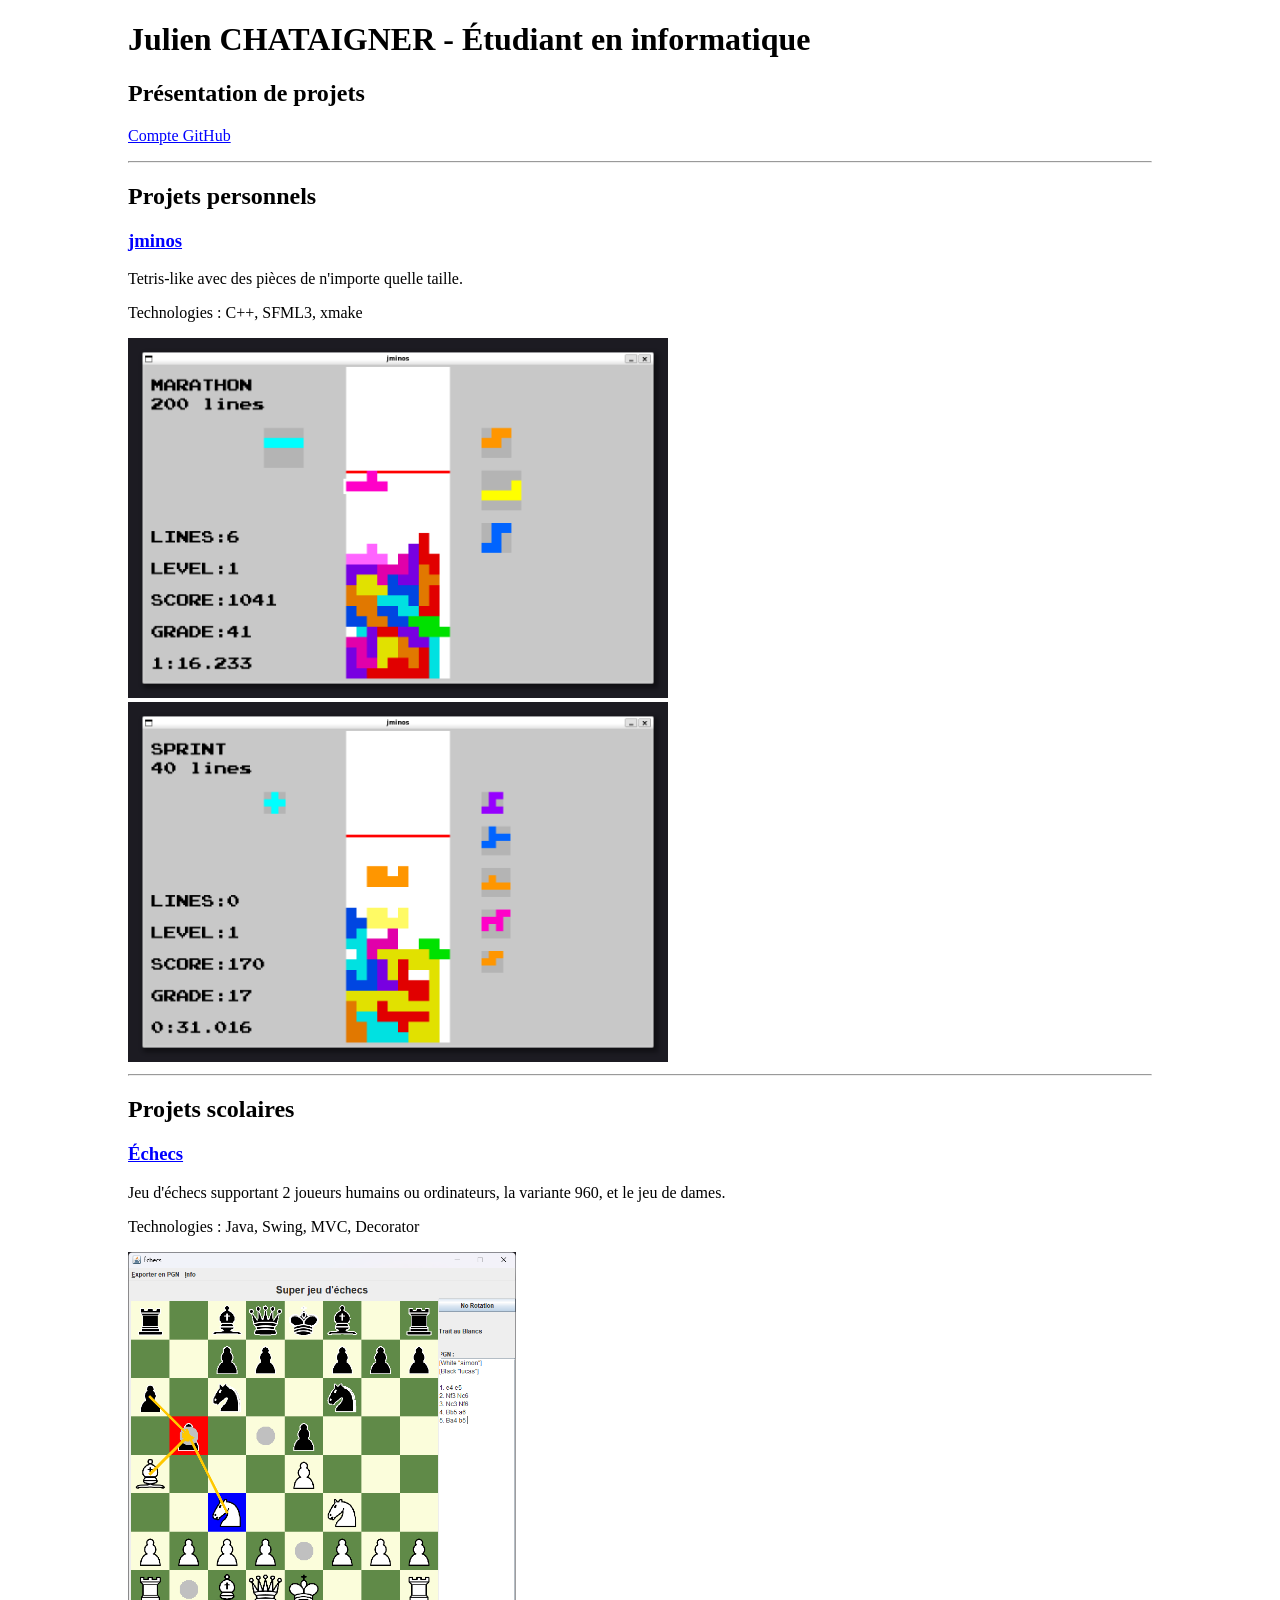
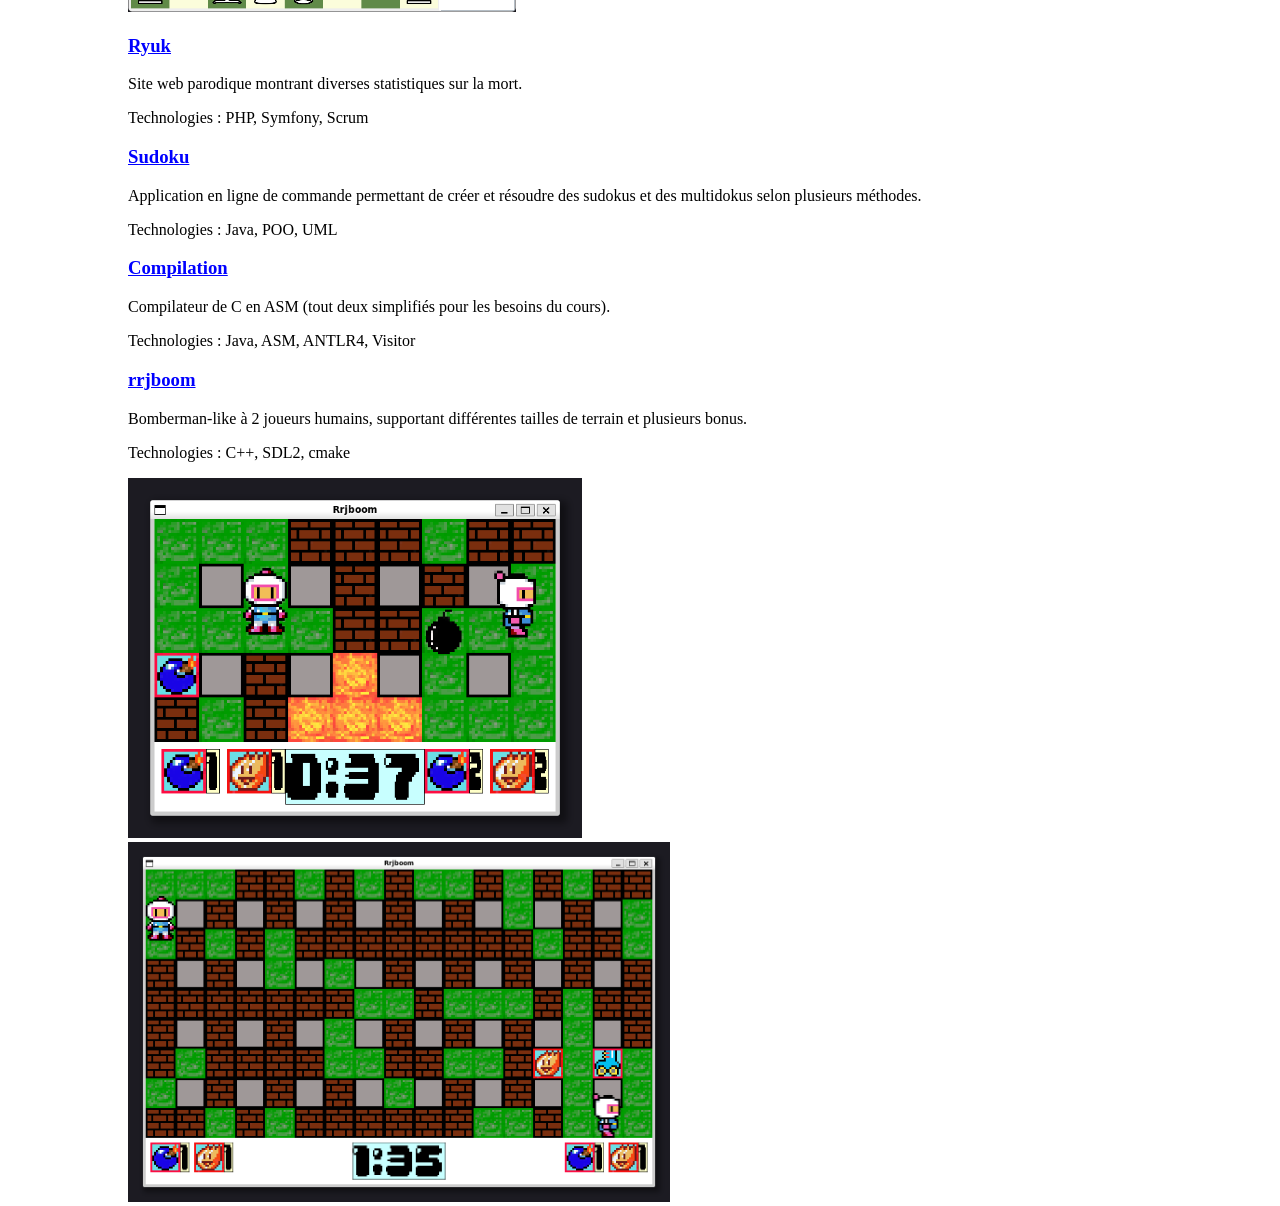
<file: CV/index.html>
<!DOCTYPE html>
<html lang="fr">
    <head>
        <meta charset="utf-8">
        <title>Projets</title>
        <style>
            body {width: 80%; margin: auto;}
            img {height: 40vh; margin-right: 5%;}
            a {color: blue;}
            a:hover {color: blueviolet;}
        </style>
    </head>
    <body>
        <h1>Julien CHATAIGNER - Étudiant en informatique</h1>
        <h2>Présentation de projets</h2>
        <p><a href="https://github.com/zulianc" target="_blank">Compte GitHub</a></p>

        <hr>
        <h2>Projets personnels</h2>

        <h3><a href="https://git.ale-pri.com/TetrisNerd/jminos" target="_blank">jminos</a></h3>
        <p>Tetris-like avec des pièces de n'importe quelle taille.</p>
        <p>Technologies : C++, SFML3, xmake</p>
        <img src="img/jminos1.png"><img src="img/jminos2.png">

        <hr>
        <h2>Projets scolaires</h2>

        <h3><a href="https://github.com/zulianc/S6-Projet_Echec" target="_blank">Échecs</a></h3>
        <p>Jeu d'échecs supportant 2 joueurs humains ou ordinateurs, la variante 960, et le jeu de dames.</p>
        <p>Technologies : Java, Swing, MVC, Decorator</p>
        <img src="img/chess.png">

        <h3><a href="https://github.com/RyukPolytech/Ryuk" target="_blank">Ryuk</a></h3>
        <p>Site web parodique montrant diverses statistiques sur la mort.</p>
        <p>Technologies : PHP, Symfony, Scrum</p>

        <h3><a href="https://github.com/zulianc/S5-sudoku" target="_blank">Sudoku</a></h3>
        <p>Application en ligne de commande permettant de créer et résoudre des sudokus et des multidokus selon plusieurs méthodes.</p>
        <p>Technologies : Java, POO, UML</p>

        <h3><a href="https://github.com/VirisOnGithub/compilation" target="_blank">Compilation</a></h3>
        <p>Compilateur de C en ASM (tout deux simplifiés pour les besoins du cours).</p>
        <p>Technologies : Java, ASM, ANTLR4, Visitor</p>

        <h3><a href="https://github.com/rayylb/rrjboom" target="_blank">rrjboom</a></h3>
        <p>Bomberman-like à 2 joueurs humains, supportant différentes tailles de terrain et plusieurs bonus.</p>
        <p>Technologies : C++, SDL2, cmake</p>
        <img src="img/rrjboom1.png"><img src="img/rrjboom2.png">
    </body>
</html>
</file>
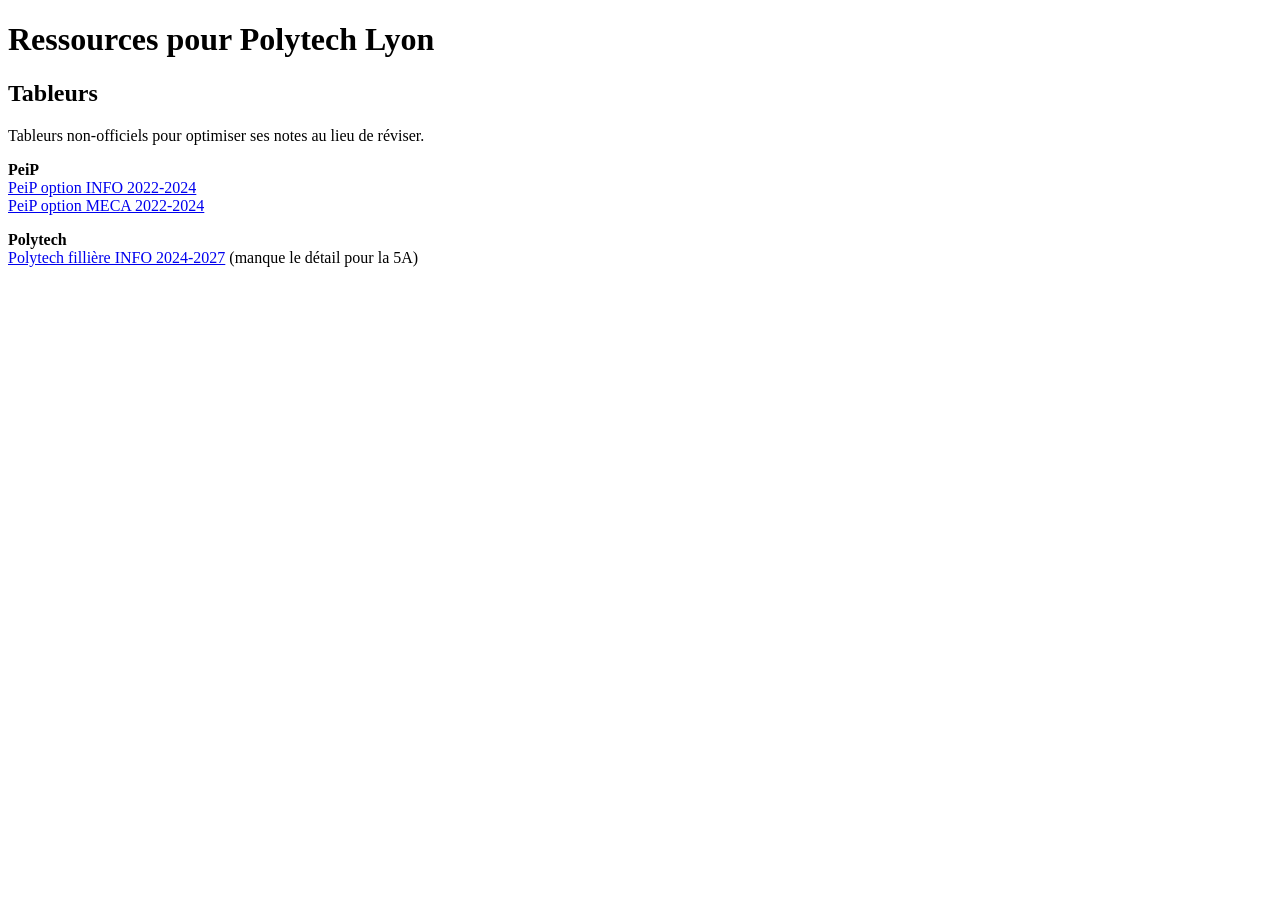
<file: polytech/index.html>
<!DOCTYPE html>
<html lang="fr">
    <head>
        <meta charset="utf-8">
        <title>Polytech</title>
    </head>
    <body>
        <h1>Ressources pour Polytech Lyon</h1>

        <h2>Tableurs</h2>
        <p>Tableurs non-officiels pour optimiser ses notes au lieu de réviser.</p>

        <p>
            <b>PeiP</b>
            <br><a href="Saint_Tableur_Info_2022_2024.xlsx" download>PeiP option INFO 2022-2024</a>
            <br><a href="Saint_Tableur_Meca_2022_2024.xlsx" download>PeiP option MECA 2022-2024</a>
        </p>

        <p>
            <b>Polytech</b>
            <br><a href="StTableur_Polytech_Lyon_Info.xlsx" download>Polytech fillière INFO 2024-2027</a> (manque le détail pour la 5A)
        </p>
    </body>
</html>
</file>
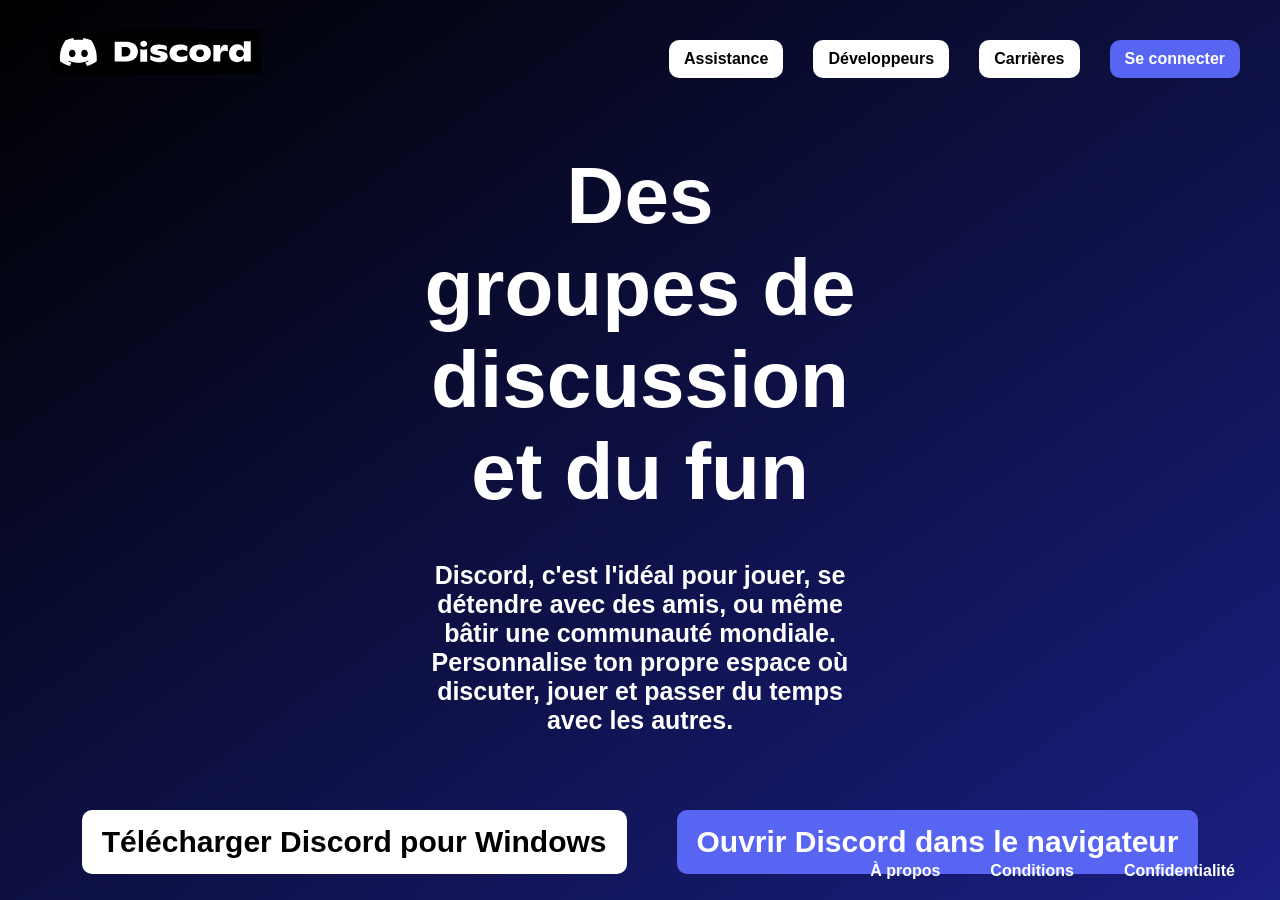
<file: site_greenIT/index.html>
<!DOCTYPE html>
<html lang="en">
    <head>
        <meta charset="utf-8">
        <title>Discord - Acceuil</title>
        <link rel="icon" href="img/favicon.png" />
        <link href="style.css" rel="stylesheet" />
    </head>
    <body class="home">
        <header>
            <a href="index.html" class="left invert">
                <img src="img/discord_logo.svg">
            </a>
            <a class="button right purple" href="https://discord.com/login">Se connecter</a>
            <a class="button center" href="https://discord.com/careers">Carrières</a>
            <a class="button center" href="https://discord.com/developers">Développeurs</a>
            <a class="button center" href="https://support.discord.com">Assistance</a>
        </header>
        <div class="main">
            <div class="text">
                <h1>Des groupes de discussion et du fun</h1>
                <br><p>Discord, c'est l'idéal pour jouer, se détendre avec des amis, ou même bâtir une communauté mondiale. Personnalise ton propre espace où discuter, jouer et passer du temps avec les autres.</p>
            </div>
            <div class="click">
                <a class="button big" href="discord-x64.exe" download>Télécharger Discord pour Windows</a>
                <a class="button purple big" href="https://discord.com/login">Ouvrir Discord dans le navigateur</a>
            </div>
        </div>
        <footer>
            <a class="center" href="privacy.html">Confidentialité</a>
            <a class="center" href="terms.html">Conditions</a>
            <a class="center" href="about.html">À propos</a>
        </footer>
    </body>
</html>
</file>
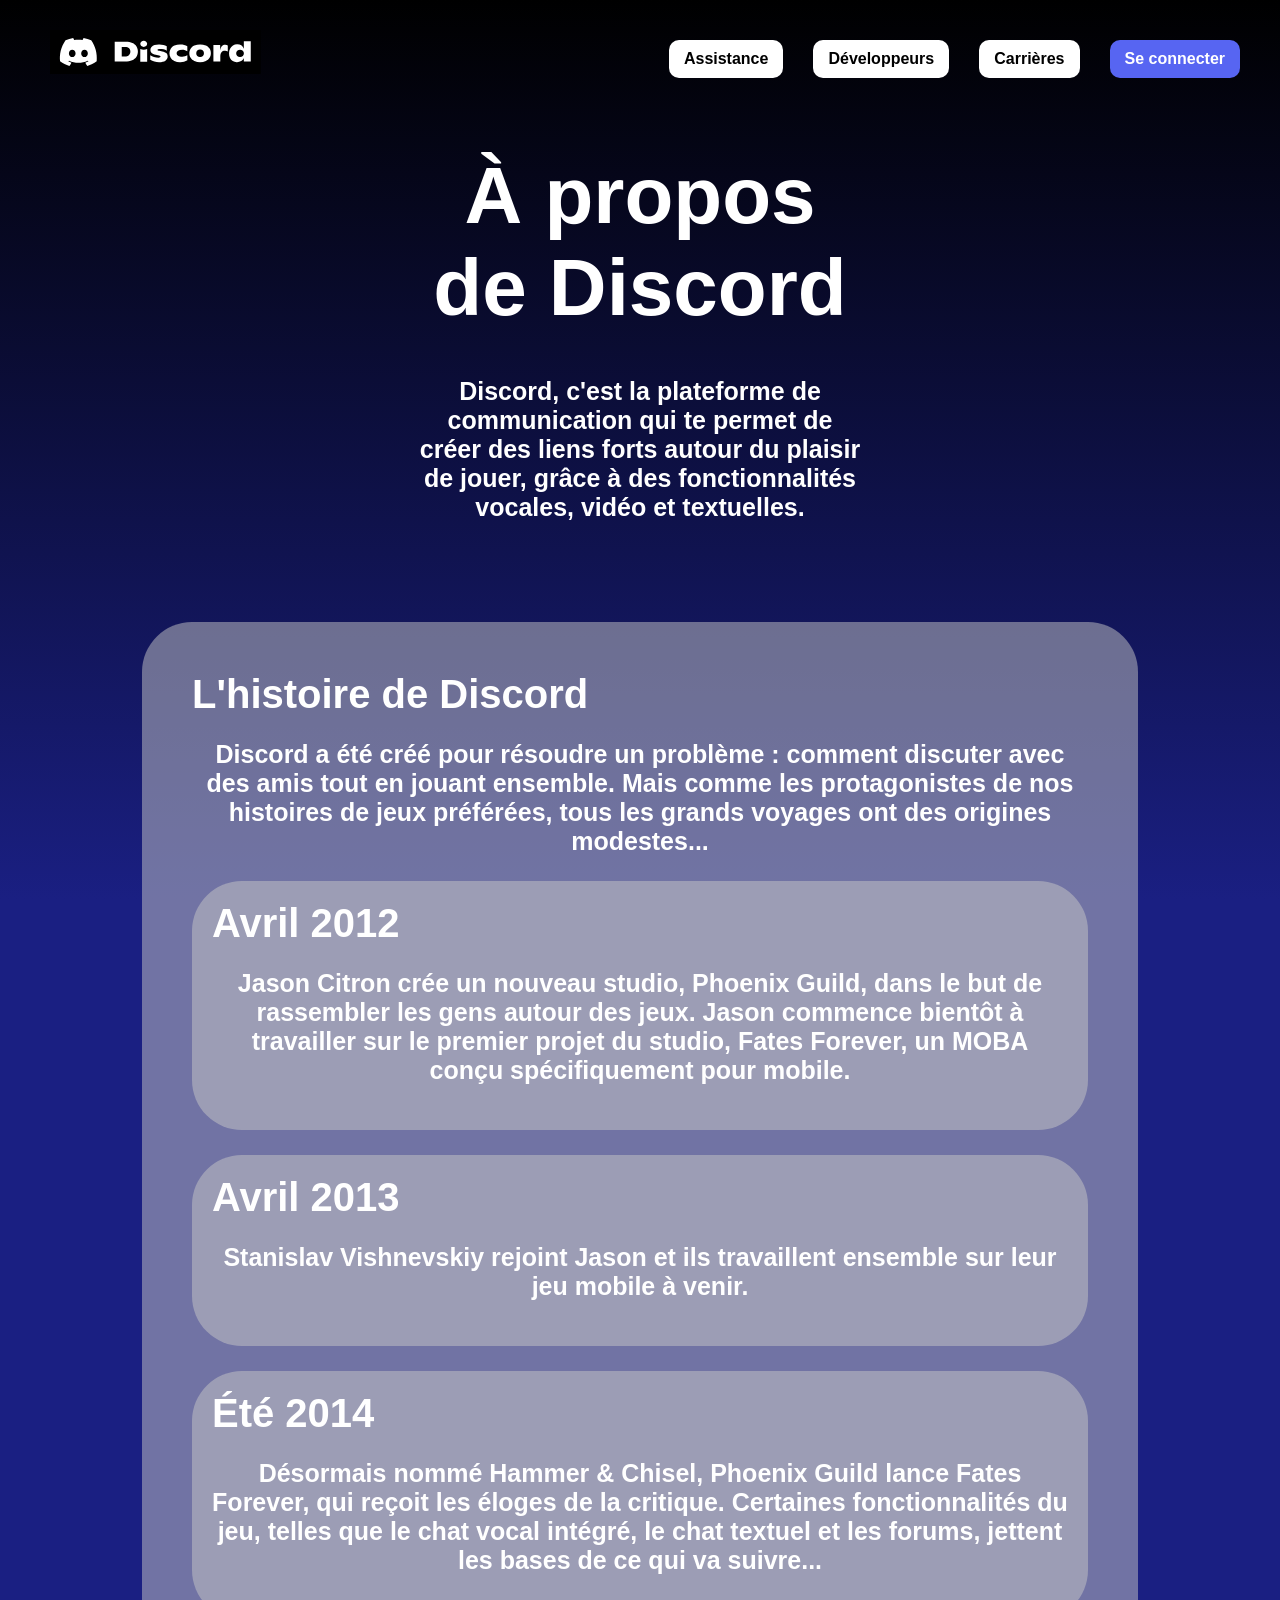
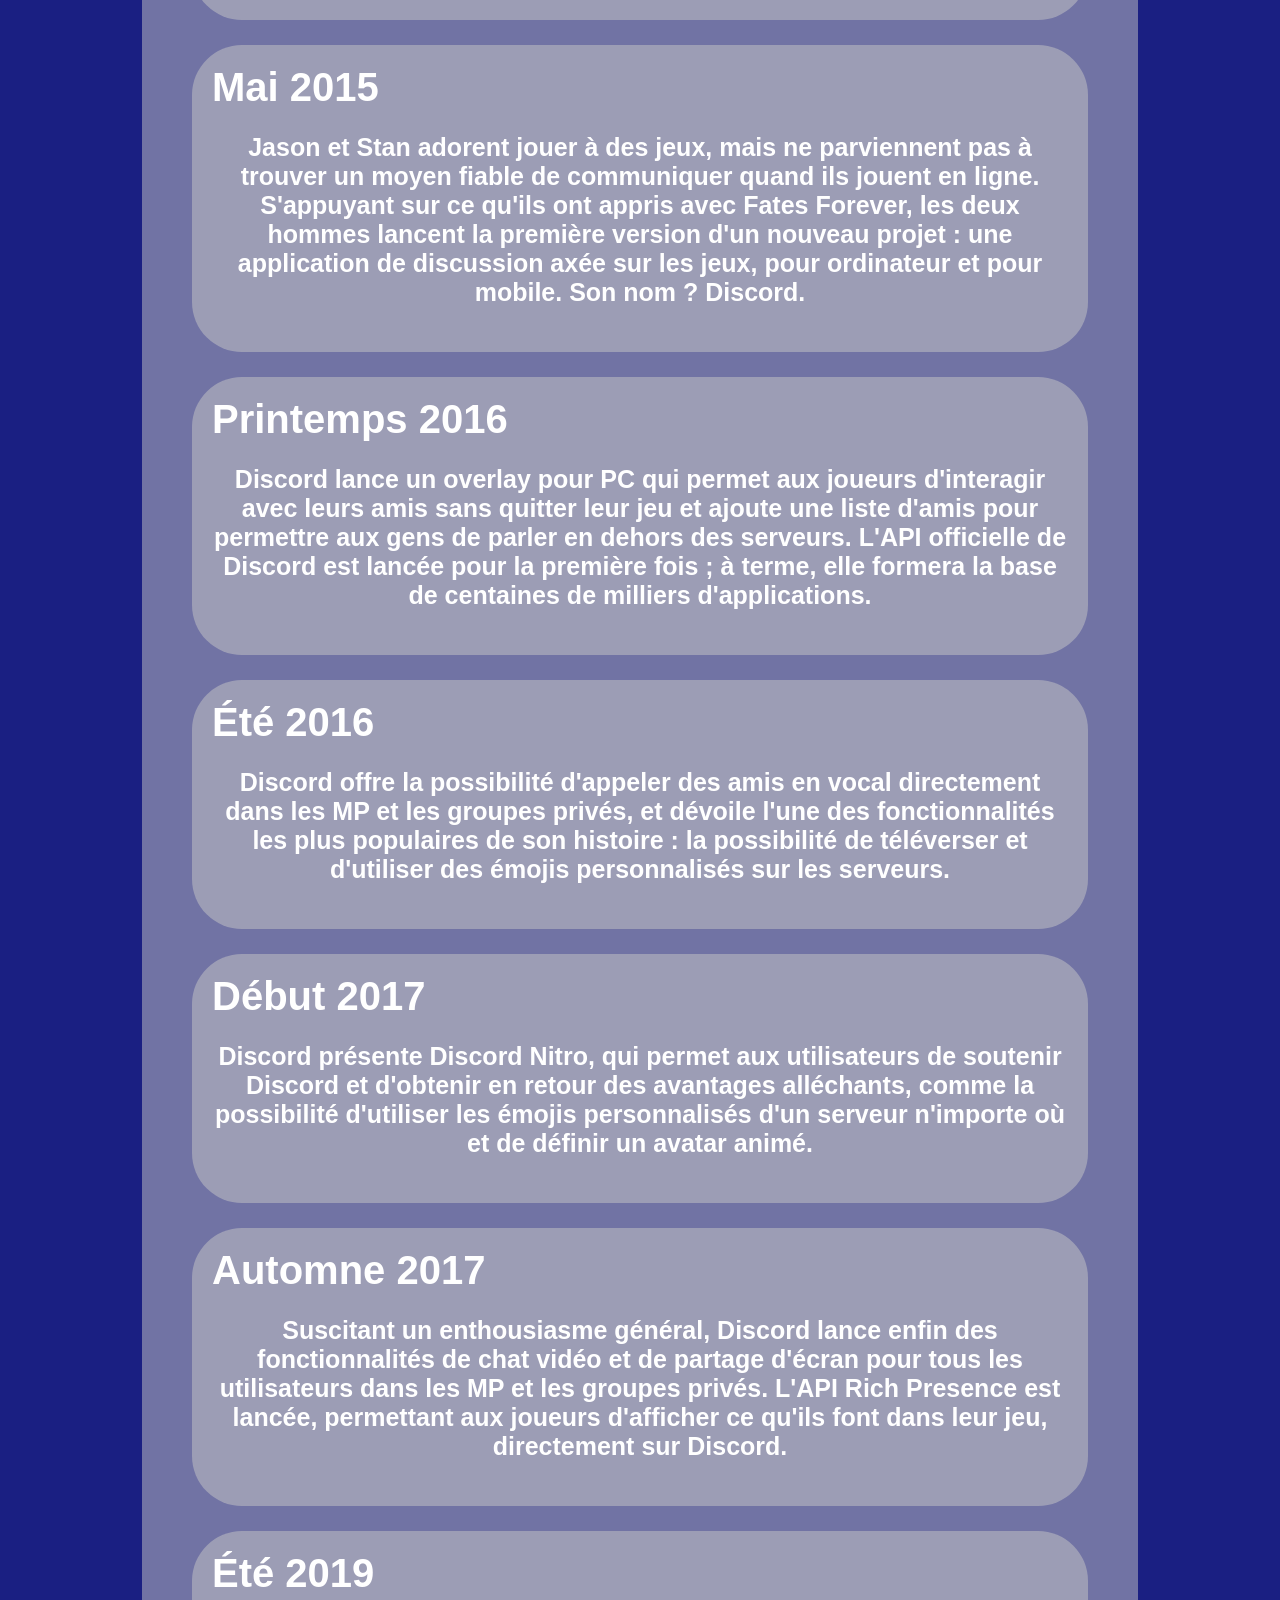
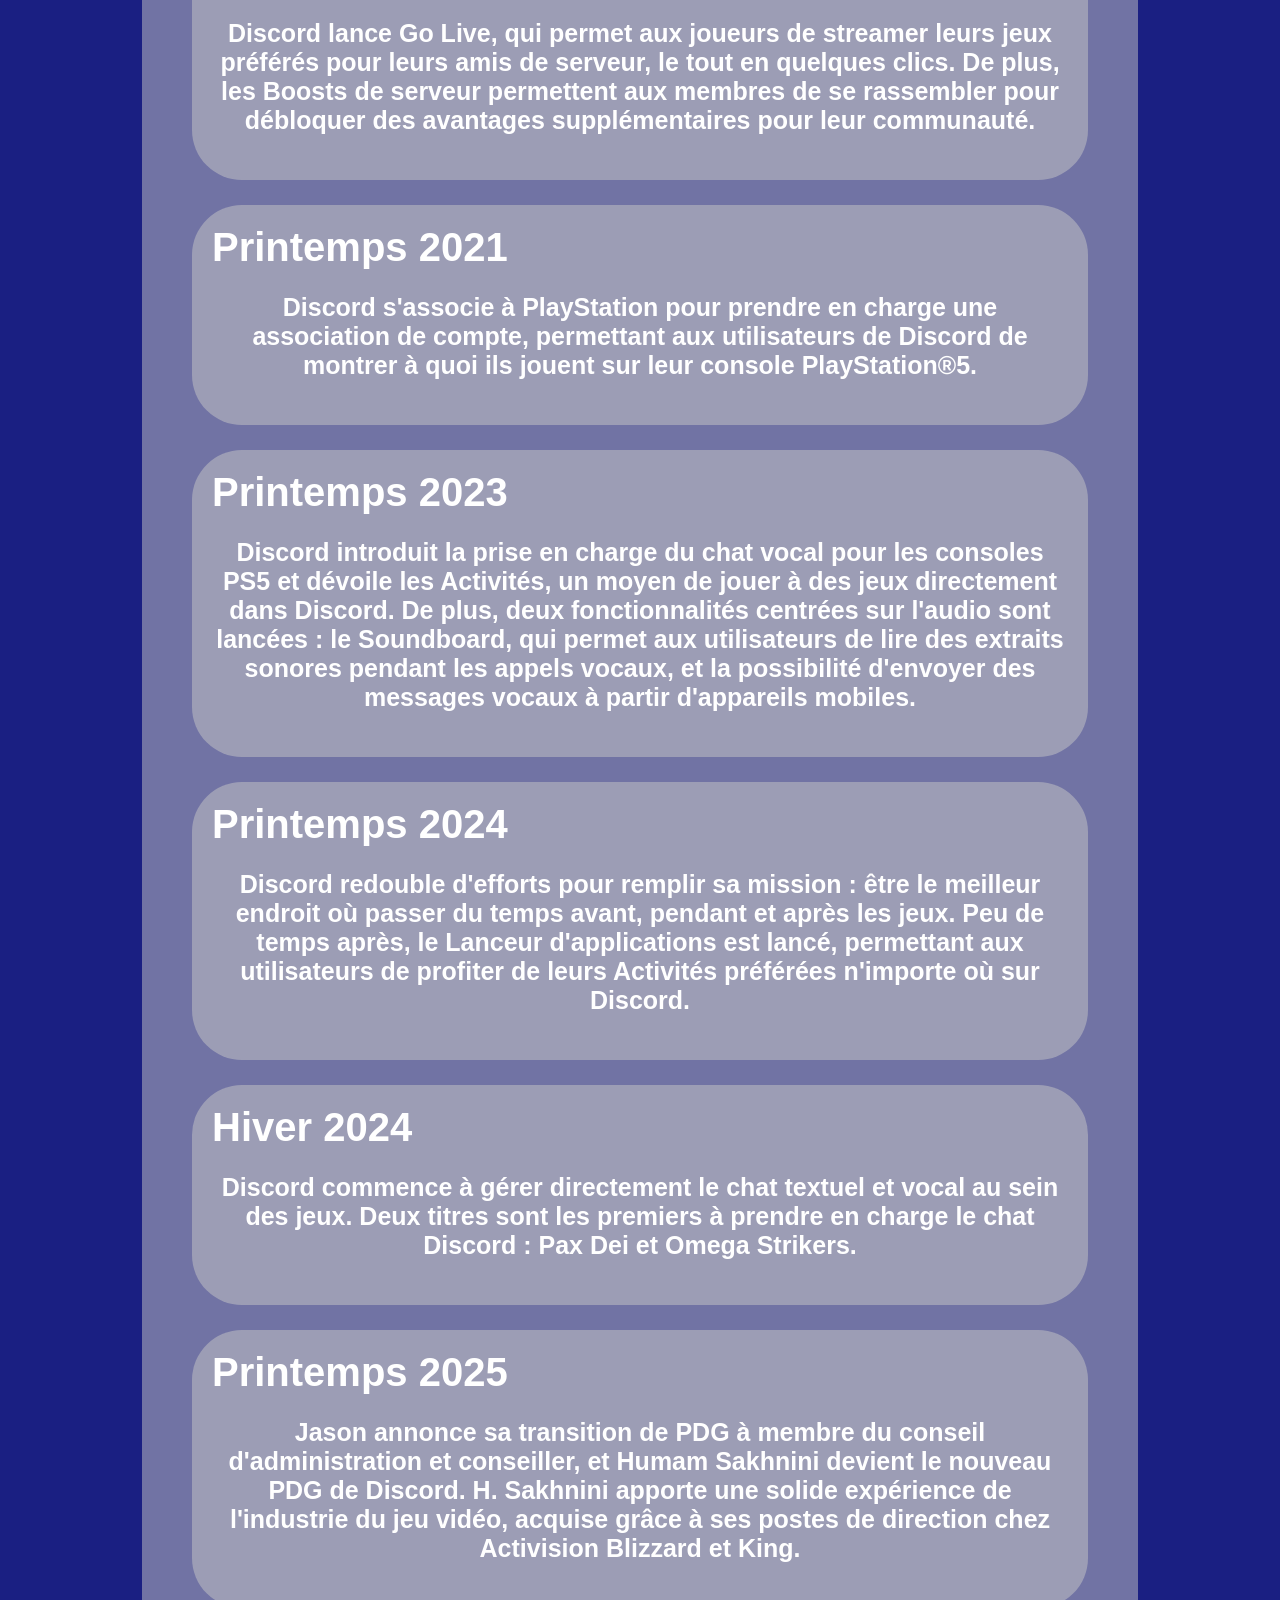
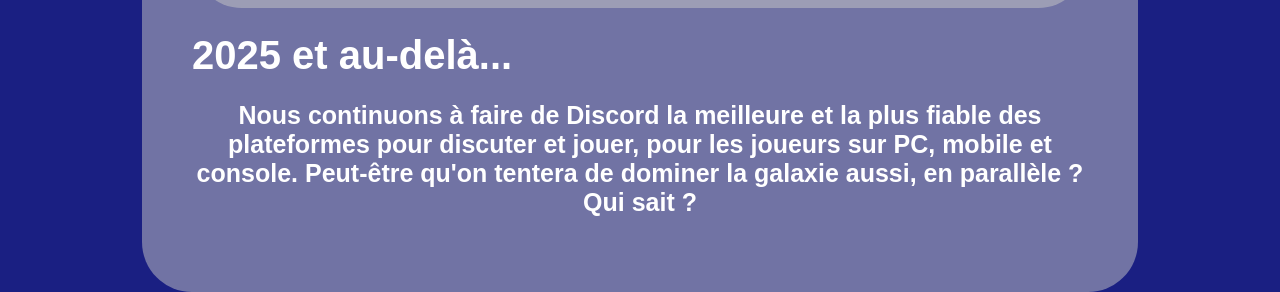
<file: site_greenIT/about.html>
<!DOCTYPE html>
<html lang="en">
    <head>
        <meta charset="utf-8">
        <title>Discord - À propos</title>
        <link rel="icon" href="img/favicon.png" />
        <link href="style.css" rel="stylesheet" />
    </head>
    <body class="infos">
        <header>
            <a href="index.html" class="left invert">
                <img src="img/discord_logo.svg">
            </a>
            <a class="button right purple" href="https://discord.com/login">Se connecter</a>
            <a class="button center" href="https://discord.com/careers">Carrières</a>
            <a class="button center" href="https://discord.com/developers">Développeurs</a>
            <a class="button center" href="https://support.discord.com">Assistance</a>
        </header>
        <div class="main">
            <div class="text">
                <h1>À propos de Discord</h1>
                <br><p>Discord, c'est la plateforme de communication qui te permet de créer des liens forts autour du plaisir de jouer, grâce à des fonctionnalités vocales, vidéo et textuelles.</p>
            </div>
            <div class="large box">
                <h2>L'histoire de Discord</h2>
                <br><p>Discord a été créé pour résoudre un problème : comment discuter avec des amis tout en jouant ensemble. Mais comme les protagonistes de nos histoires de jeux préférées, tous les grands voyages ont des origines modestes...</p>
                <div class="box inside">
                    <h2>Avril 2012</h2>
                    <br><p>Jason Citron crée un nouveau studio, Phoenix Guild, dans le but de rassembler les gens autour des jeux. Jason commence bientôt à travailler sur le premier projet du studio, Fates Forever, un MOBA conçu spécifiquement pour mobile.</p>
                </div>
                <div class="box inside">
                    <h2>Avril 2013</h2>
                    <br><p>Stanislav Vishnevskiy rejoint Jason et ils travaillent ensemble sur leur jeu mobile à venir.</p>
                </div>
                <div class="box inside">
                    <h2>Été 2014</h2>
                    <br><p>Désormais nommé Hammer & Chisel, Phoenix Guild lance Fates Forever, qui reçoit les éloges de la critique. Certaines fonctionnalités du jeu, telles que le chat vocal intégré, le chat textuel et les forums, jettent les bases de ce qui va suivre...</p>
                </div>
                <div class="box inside">
                    <h2>Mai 2015</h2>
                    <br><p>Jason et Stan adorent jouer à des jeux, mais ne parviennent pas à trouver un moyen fiable de communiquer quand ils jouent en ligne. S'appuyant sur ce qu'ils ont appris avec Fates Forever, les deux hommes lancent la première version d'un nouveau projet : une application de discussion axée sur les jeux, pour ordinateur et pour mobile. Son nom ? Discord.</p>
                </div>
                <div class="box inside">
                    <h2>Printemps 2016</h2>
                    <br><p>Discord lance un overlay pour PC qui permet aux joueurs d'interagir avec leurs amis sans quitter leur jeu et ajoute une liste d'amis pour permettre aux gens de parler en dehors des serveurs. L'API officielle de Discord est lancée pour la première fois ; à terme, elle formera la base de centaines de milliers d'applications.</p>
                </div>
                <div class="box inside">
                    <h2>Été 2016</h2>
                    <br><p>Discord offre la possibilité d'appeler des amis en vocal directement dans les MP et les groupes privés, et dévoile l'une des fonctionnalités les plus populaires de son histoire : la possibilité de téléverser et d'utiliser des émojis personnalisés sur les serveurs. </p>
                </div>
                <div class="box inside">
                    <h2>Début 2017</h2>
                    <br><p>Discord présente Discord Nitro, qui permet aux utilisateurs de soutenir Discord et d'obtenir en retour des avantages alléchants, comme la possibilité d'utiliser les émojis personnalisés d'un serveur n'importe où et de définir un avatar animé.</p>
                </div>
                <div class="box inside">
                    <h2>Automne 2017</h2>
                    <br><p>Suscitant un enthousiasme général, Discord lance enfin des fonctionnalités de chat vidéo et de partage d'écran pour tous les utilisateurs dans les MP et les groupes privés. L'API Rich Presence est lancée, permettant aux joueurs d'afficher ce qu'ils font dans leur jeu, directement sur Discord.</p>
                </div>
                <div class="box inside">
                    <h2>Été 2019</h2>
                    <br><p>Discord lance Go Live, qui permet aux joueurs de streamer leurs jeux préférés pour leurs amis de serveur, le tout en quelques clics. De plus, les Boosts de serveur permettent aux membres de se rassembler pour débloquer des avantages supplémentaires pour leur communauté.</p>
                </div>
                <div class="box inside">
                    <h2>Printemps 2021</h2>
                    <br><p>Discord s'associe à PlayStation pour prendre en charge une association de compte, permettant aux utilisateurs de Discord de montrer à quoi ils jouent sur leur console PlayStation®5.</p>
                </div>
                <div class="box inside">
                    <h2>Printemps 2023</h2>
                    <br><p>Discord introduit la prise en charge du chat vocal pour les consoles PS5 et dévoile les Activités, un moyen de jouer à des jeux directement dans Discord. De plus, deux fonctionnalités centrées sur l'audio sont lancées : le Soundboard, qui permet aux utilisateurs de lire des extraits sonores pendant les appels vocaux, et la possibilité d'envoyer des messages vocaux à partir d'appareils mobiles.</p>
                </div>
                <div class="box inside">
                    <h2>Printemps 2024</h2>
                    <br><p>Discord redouble d'efforts pour remplir sa mission : être le meilleur endroit où passer du temps avant, pendant et après les jeux. Peu de temps après, le Lanceur d'applications est lancé, permettant aux utilisateurs de profiter de leurs Activités préférées n'importe où sur Discord.</p>
                </div>
                <div class="box inside">
                    <h2>Hiver 2024</h2>
                    <br><p>Discord commence à gérer directement le chat textuel et vocal au sein des jeux. Deux titres sont les premiers à prendre en charge le chat Discord : Pax Dei et Omega Strikers.</p>
                </div>
                <div class="box inside">
                    <h2>Printemps 2025</h2>
                    <br><p>Jason annonce sa transition de PDG à membre du conseil d'administration et conseiller, et Humam Sakhnini devient le nouveau PDG de Discord. H. Sakhnini apporte une solide expérience de l'industrie du jeu vidéo, acquise grâce à ses postes de direction chez Activision Blizzard et King.</p>
                </div>
                <h2>2025 et au-delà...</h2>
                <br><p>Nous continuons à faire de Discord la meilleure et la plus fiable des plateformes pour discuter et jouer, pour les joueurs sur PC, mobile et console. Peut-être qu'on tentera de dominer la galaxie aussi, en parallèle ? Qui sait ?</p>
            </div>
        </div>
    </body>
</html>
</file>
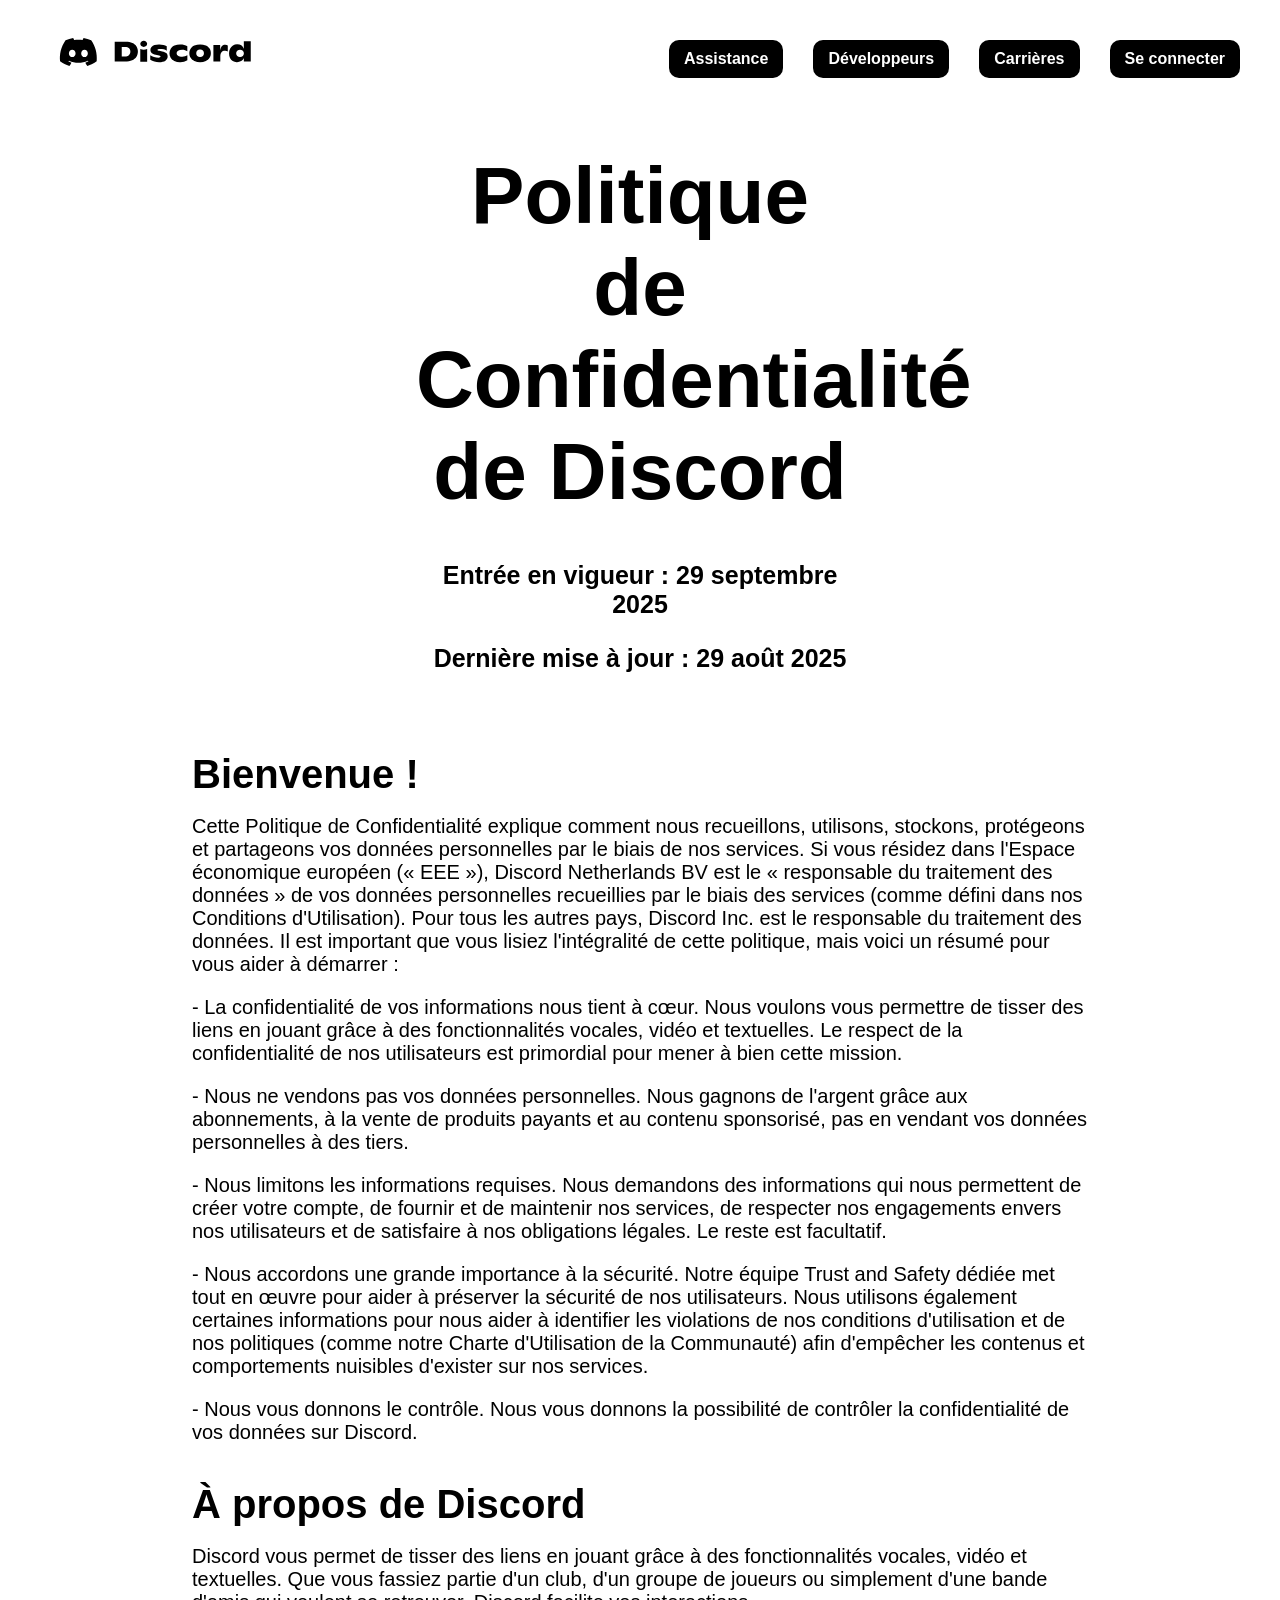
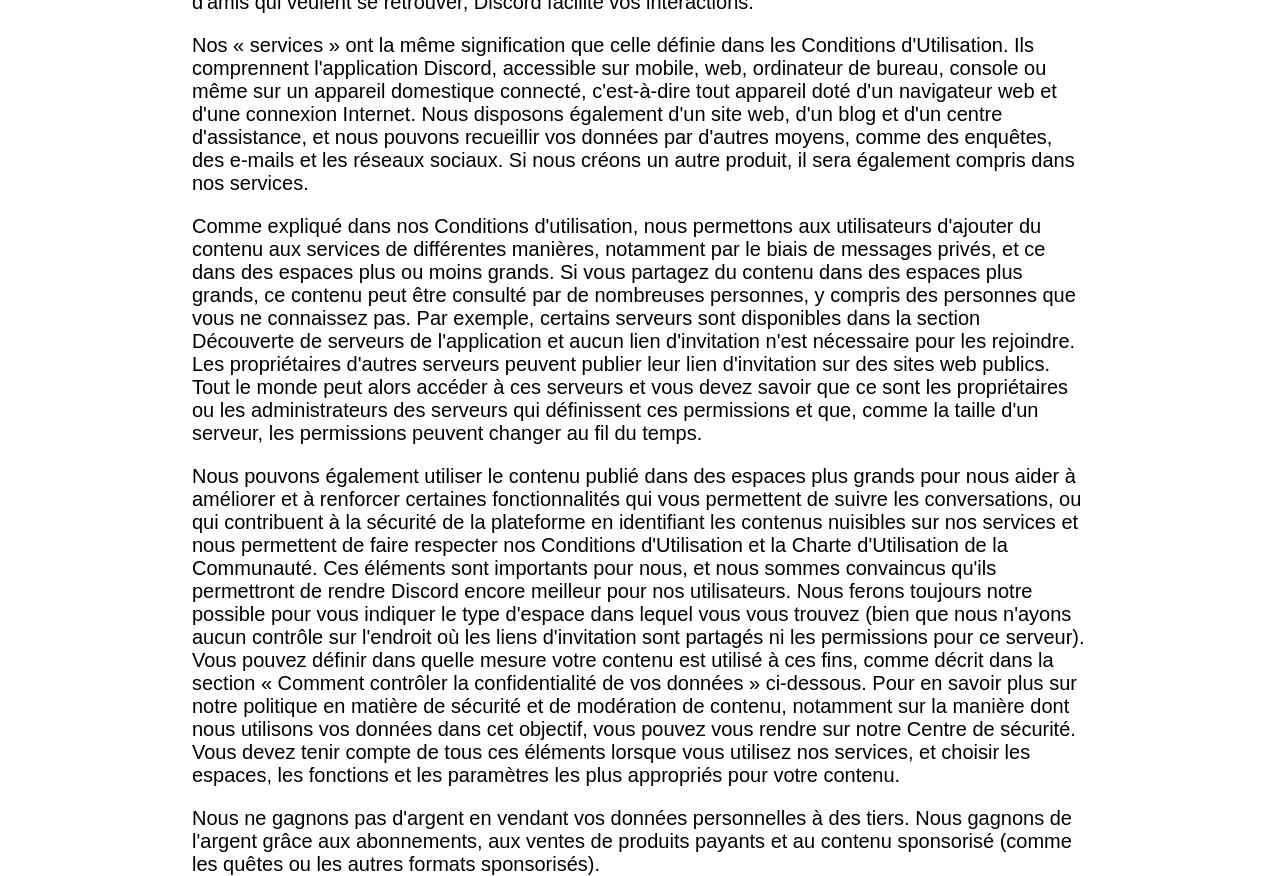
<file: site_greenIT/privacy.html>
<!DOCTYPE html>
<html lang="en">
    <head>
        <meta charset="utf-8">
        <title>Discord - Confidentialité</title>
        <link rel="icon" href="img/favicon.png" />
        <link href="style.css" rel="stylesheet" />
    </head>
    <body class="legals">
        <header>
            <a href="index.html" class="left">
                <img src="img/discord_logo.svg">
            </a>
            <a class="button right invert" href="https://discord.com/login">Se connecter</a>
            <a class="button center invert" href="https://discord.com/careers">Carrières</a>
            <a class="button center invert" href="https://discord.com/developers">Développeurs</a>
            <a class="button center invert" href="https://support.discord.com">Assistance</a>
        </header>
        <div class="main">
            <div class="text invert">
                <h1>Politique de Confidentialité de Discord</h1>
                <br><p>Entrée en vigueur : 29 septembre 2025</p>
                <p>Dernière mise à jour : 29 août 2025</p>
            </div>
            <br>
            <br>
            <div class="large invert soft book">
                <br><h2>Bienvenue !</h2>
                <br><p>Cette Politique de Confidentialité explique comment nous recueillons, utilisons, stockons, protégeons et partageons vos données personnelles par le biais de nos services. Si vous résidez dans l'Espace économique européen (« EEE »), Discord Netherlands BV est le « responsable du traitement des données » de vos données personnelles recueillies par le biais des services (comme défini dans nos Conditions d'Utilisation). Pour tous les autres pays, Discord Inc. est le responsable du traitement des données. Il est important que vous lisiez l'intégralité de cette politique, mais voici un résumé pour vous aider à démarrer :</p>
                <p>- La confidentialité de vos informations nous tient à cœur. Nous voulons vous permettre de tisser des liens en jouant grâce à des fonctionnalités vocales, vidéo et textuelles. Le respect de la confidentialité de nos utilisateurs est primordial pour mener à bien cette mission.</p>
                <p>- Nous ne vendons pas vos données personnelles. Nous gagnons de l'argent grâce aux abonnements, à la vente de produits payants et au contenu sponsorisé, pas en vendant vos données personnelles à des tiers.</p>
                <p>- Nous limitons les informations requises. Nous demandons des informations qui nous permettent de créer votre compte, de fournir et de maintenir nos services, de respecter nos engagements envers nos utilisateurs et de satisfaire à nos obligations légales. Le reste est facultatif.</p>
                <p>- Nous accordons une grande importance à la sécurité. Notre équipe Trust and Safety dédiée met tout en œuvre pour aider à préserver la sécurité de nos utilisateurs. Nous utilisons également certaines informations pour nous aider à identifier les violations de nos conditions d'utilisation et de nos politiques (comme notre Charte d'Utilisation de la Communauté) afin d'empêcher les contenus et comportements nuisibles d'exister sur nos services.</p>
                <p>- Nous vous donnons le contrôle. Nous vous donnons la possibilité de contrôler la confidentialité de vos données sur Discord.</p>

                <br><h2>À propos de Discord</h2>
                <br><p>Discord vous permet de tisser des liens en jouant grâce à des fonctionnalités vocales, vidéo et textuelles. Que vous fassiez partie d'un club, d'un groupe de joueurs ou simplement d'une bande d'amis qui veulent se retrouver, Discord facilite vos interactions.</p>
                <p>Nos « services » ont la même signification que celle définie dans les Conditions d'Utilisation. Ils comprennent l'application Discord, accessible sur mobile, web, ordinateur de bureau, console ou même sur un appareil domestique connecté, c'est-à-dire tout appareil doté d'un navigateur web et d'une connexion Internet. Nous disposons également d'un site web, d'un blog et d'un centre d'assistance, et nous pouvons recueillir vos données par d'autres moyens, comme des enquêtes, des e-mails et les réseaux sociaux. Si nous créons un autre produit, il sera également compris dans nos services.</p>
                <p>Comme expliqué dans nos Conditions d'utilisation, nous permettons aux utilisateurs d'ajouter du contenu aux services de différentes manières, notamment par le biais de messages privés, et ce dans des espaces plus ou moins grands. Si vous partagez du contenu dans des espaces plus grands, ce contenu peut être consulté par de nombreuses personnes, y compris des personnes que vous ne connaissez pas. Par exemple, certains serveurs sont disponibles dans la section Découverte de serveurs de l'application et aucun lien d'invitation n'est nécessaire pour les rejoindre. Les propriétaires d'autres serveurs peuvent publier leur lien d'invitation sur des sites web publics. Tout le monde peut alors accéder à ces serveurs et vous devez savoir que ce sont les propriétaires ou les administrateurs des serveurs qui définissent ces permissions et que, comme la taille d'un serveur, les permissions peuvent changer au fil du temps.</p>
                <p>Nous pouvons également utiliser le contenu publié dans des espaces plus grands pour nous aider à améliorer et à renforcer certaines fonctionnalités qui vous permettent de suivre les conversations, ou qui contribuent à la sécurité de la plateforme en identifiant les contenus nuisibles sur nos services et nous permettent de faire respecter nos Conditions d'Utilisation et la Charte d'Utilisation de la Communauté. Ces éléments sont importants pour nous, et nous sommes convaincus qu'ils permettront de rendre Discord encore meilleur pour nos utilisateurs. Nous ferons toujours notre possible pour vous indiquer le type d'espace dans lequel vous vous trouvez (bien que nous n'ayons aucun contrôle sur l'endroit où les liens d'invitation sont partagés ni les permissions pour ce serveur). Vous pouvez définir dans quelle mesure votre contenu est utilisé à ces fins, comme décrit dans la section « Comment contrôler la confidentialité de vos données » ci-dessous. Pour en savoir plus sur notre politique en matière de sécurité et de modération de contenu, notamment sur la manière dont nous utilisons vos données dans cet objectif, vous pouvez vous rendre sur notre Centre de sécurité. Vous devez tenir compte de tous ces éléments lorsque vous utilisez nos services, et choisir les espaces, les fonctions et les paramètres les plus appropriés pour votre contenu.</p>
                <p>Nous ne gagnons pas d'argent en vendant vos données personnelles à des tiers. Nous gagnons de l'argent grâce aux abonnements, aux ventes de produits payants et au contenu sponsorisé (comme les quêtes ou les autres formats sponsorisés).</p>
            </div>
        </div>
    </body>
</html>
</file>
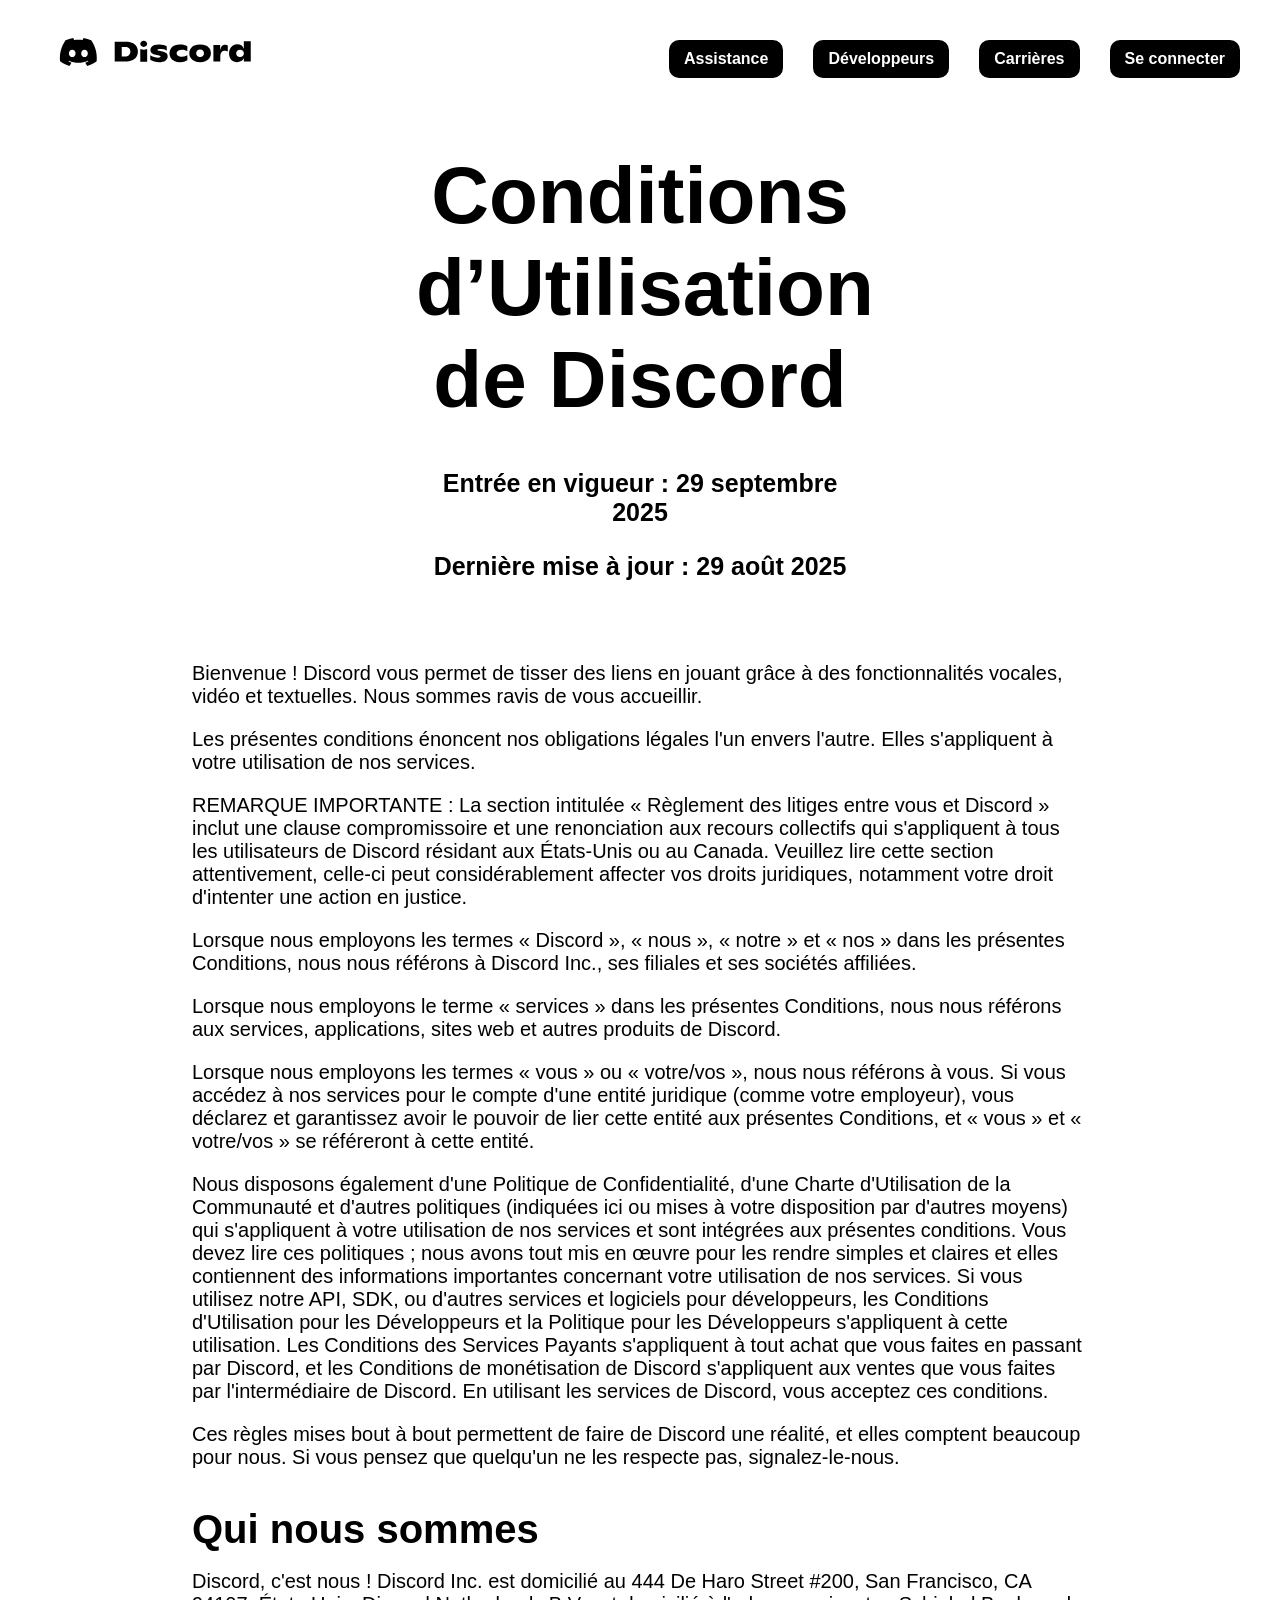
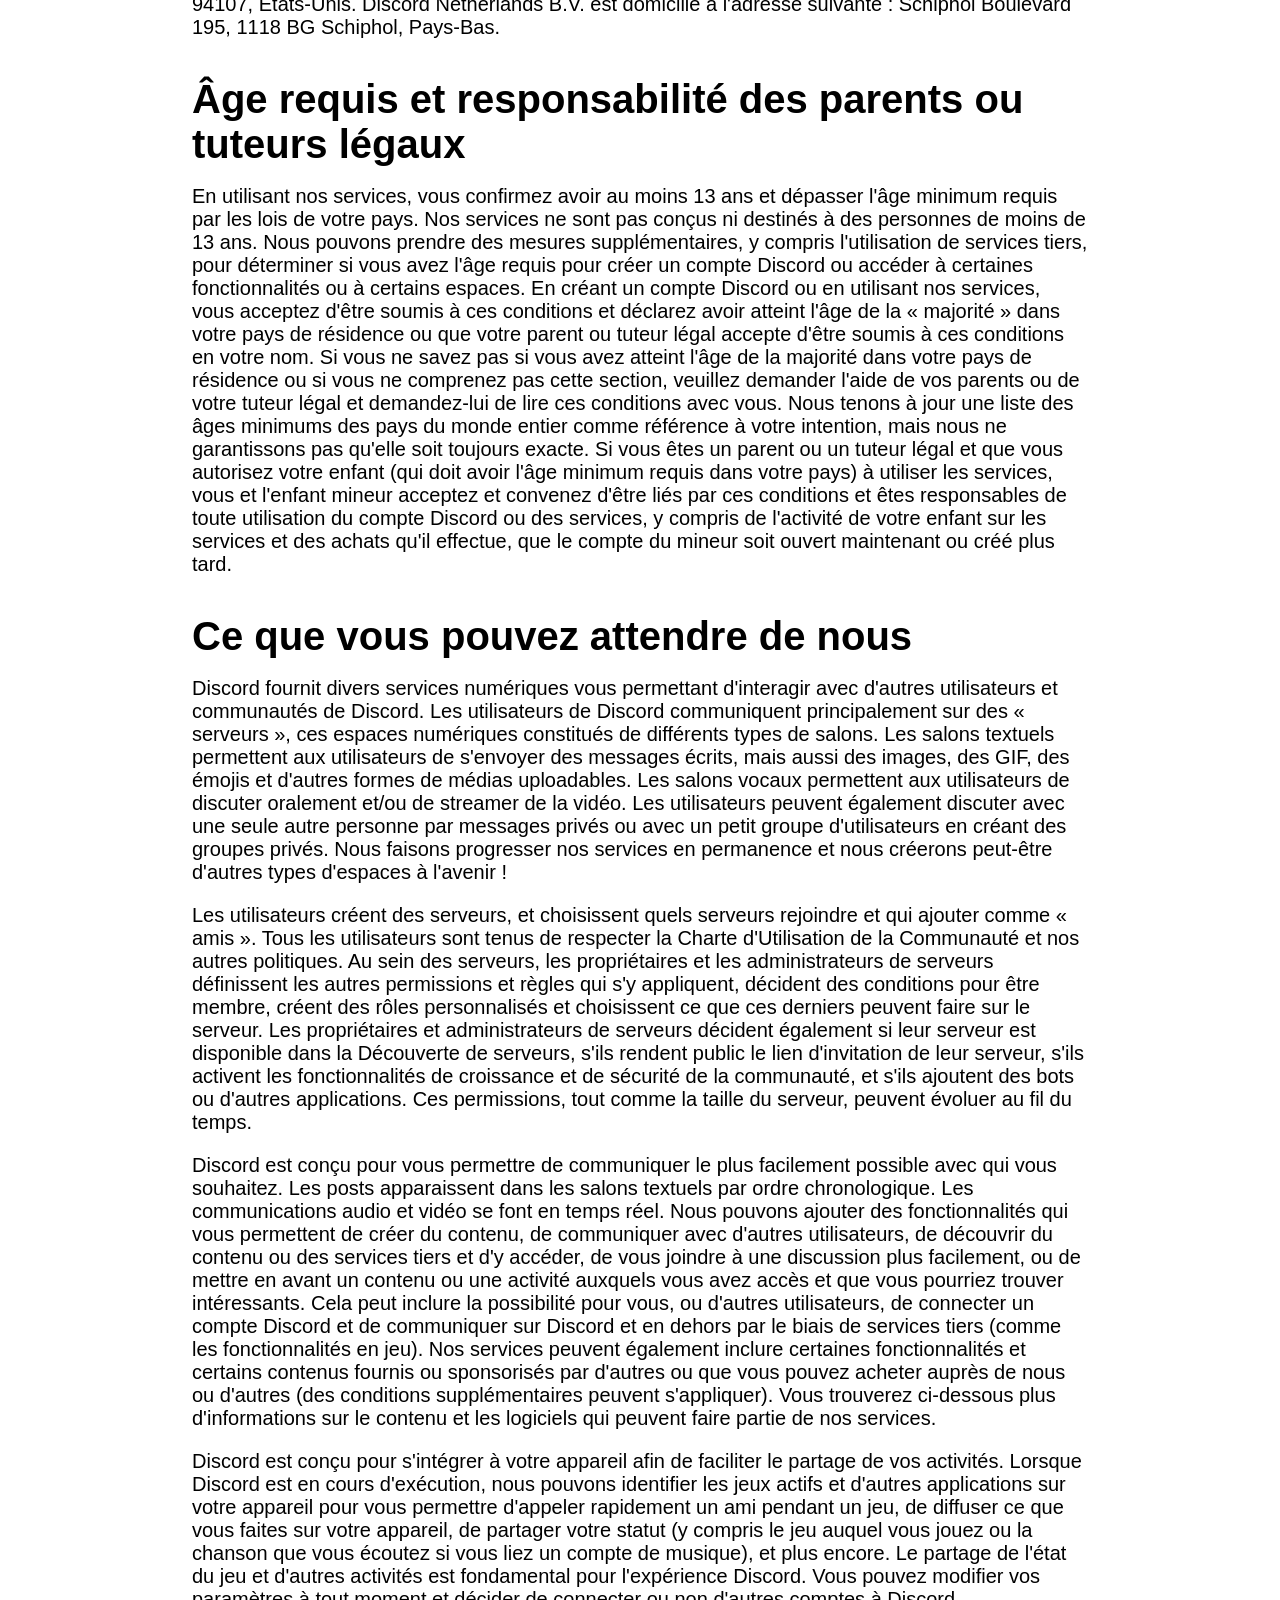
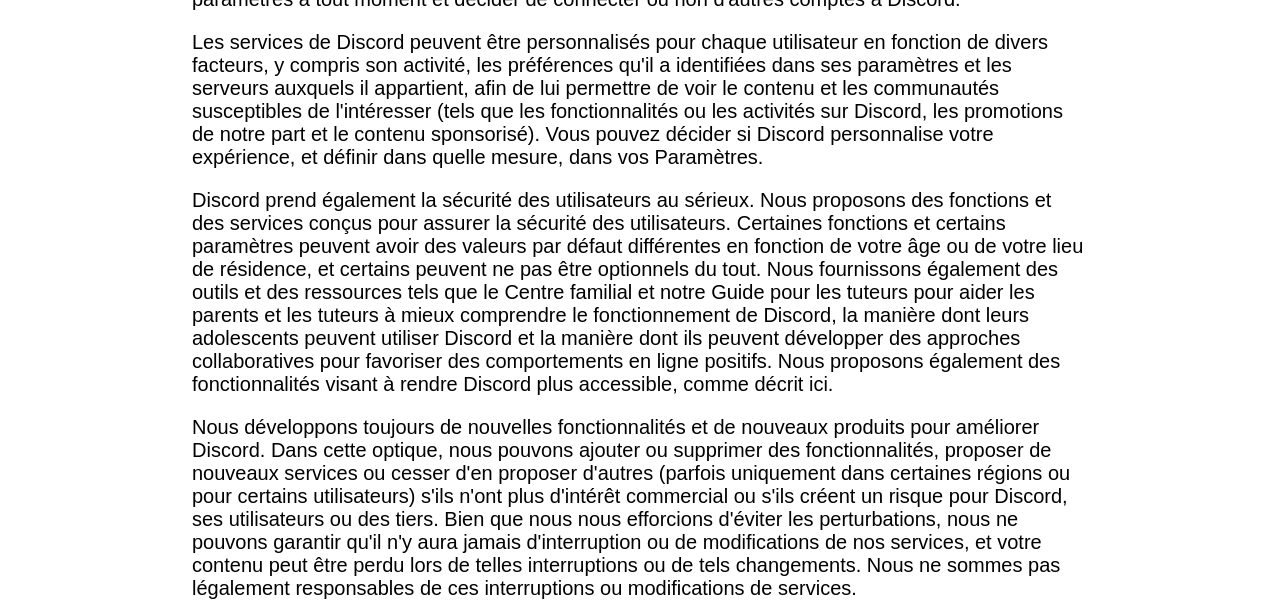
<file: site_greenIT/terms.html>
<!DOCTYPE html>
<html lang="en">
    <head>
        <meta charset="utf-8">
        <title>Discord - Conditions</title>
        <link rel="icon" href="img/favicon.png" />
        <link href="style.css" rel="stylesheet" />
    </head>
    <body class="legals">
        <header>
            <a href="index.html" class="left">
                <img src="img/discord_logo.svg">
            </a>
            <a class="button right invert" href="https://discord.com/login">Se connecter</a>
            <a class="button center invert" href="https://discord.com/careers">Carrières</a>
            <a class="button center invert" href="https://discord.com/developers">Développeurs</a>
            <a class="button center invert" href="https://support.discord.com">Assistance</a>
        </header>
        <div class="main">
            <div class="text invert">
                <h1>Conditions d’Utilisation de Discord</h1>
                <br><p>Entrée en vigueur : 29 septembre 2025</p>
                <p>Dernière mise à jour : 29 août 2025</p>
            </div>
            <br>
            <br>
            <div class="large invert soft book">
                <p>Bienvenue ! Discord vous permet de tisser des liens en jouant grâce à des fonctionnalités vocales, vidéo et textuelles. Nous sommes ravis de vous accueillir.</p>
                <p>Les présentes conditions énoncent nos obligations légales l'un envers l'autre. Elles s'appliquent à votre utilisation de nos services.</p>
                <p>REMARQUE IMPORTANTE : La section intitulée « Règlement des litiges entre vous et Discord » inclut une clause compromissoire et une renonciation aux recours collectifs qui s'appliquent à tous les utilisateurs de Discord résidant aux États-Unis ou au Canada. Veuillez lire cette section attentivement, celle-ci peut considérablement affecter vos droits juridiques, notamment votre droit d'intenter une action en justice.</p>
                <p>Lorsque nous employons les termes « Discord », « nous », « notre » et « nos » dans les présentes Conditions, nous nous référons à Discord Inc., ses filiales et ses sociétés affiliées.</p>
                <p>Lorsque nous employons le terme « services » dans les présentes Conditions, nous nous référons aux services, applications, sites web et autres produits de Discord.</p>
                <p>Lorsque nous employons les termes « vous » ou « votre/vos », nous nous référons à vous. Si vous accédez à nos services pour le compte d'une entité juridique (comme votre employeur), vous déclarez et garantissez avoir le pouvoir de lier cette entité aux présentes Conditions, et « vous » et « votre/vos » se référeront à cette entité.</p>
                <p>Nous disposons également d'une Politique de Confidentialité, d'une Charte d'Utilisation de la Communauté et d'autres politiques (indiquées ici ou mises à votre disposition par d'autres moyens) qui s'appliquent à votre utilisation de nos services et sont intégrées aux présentes conditions. Vous devez lire ces politiques ; nous avons tout mis en œuvre pour les rendre simples et claires et elles contiennent des informations importantes concernant votre utilisation de nos services. Si vous utilisez notre API, SDK, ou d'autres services et logiciels pour développeurs, les Conditions d'Utilisation pour les Développeurs et la Politique pour les Développeurs s'appliquent à cette utilisation. Les Conditions des Services Payants s'appliquent à tout achat que vous faites en passant par Discord, et les Conditions de monétisation de Discord s'appliquent aux ventes que vous faites par l'intermédiaire de Discord. En utilisant les services de Discord, vous acceptez ces conditions.</p>
                <p>Ces règles mises bout à bout permettent de faire de Discord une réalité, et elles comptent beaucoup pour nous. Si vous pensez que quelqu'un ne les respecte pas, signalez-le-nous.</p>

                <br><h2>Qui nous sommes</h2>
                <br><p>Discord, c'est nous ! Discord Inc. est domicilié au 444 De Haro Street #200, San Francisco, CA 94107, États-Unis. Discord Netherlands B.V. est domicilié à l'adresse suivante : Schiphol Boulevard 195, 1118 BG Schiphol, Pays-Bas.</p>

                <br><h2>Âge requis et responsabilité des parents ou tuteurs légaux</h2>
                <br><p>En utilisant nos services, vous confirmez avoir au moins 13 ans et dépasser l'âge minimum requis par les lois de votre pays. Nos services ne sont pas conçus ni destinés à des personnes de moins de 13 ans. Nous pouvons prendre des mesures supplémentaires, y compris l'utilisation de services tiers, pour déterminer si vous avez l'âge requis pour créer un compte Discord ou accéder à certaines fonctionnalités ou à certains espaces. En créant un compte Discord ou en utilisant nos services, vous acceptez d'être soumis à ces conditions et déclarez avoir atteint l'âge de la « majorité » dans votre pays de résidence ou que votre parent ou tuteur légal accepte d'être soumis à ces conditions en votre nom. Si vous ne savez pas si vous avez atteint l'âge de la majorité dans votre pays de résidence ou si vous ne comprenez pas cette section, veuillez demander l'aide de vos parents ou de votre tuteur légal et demandez-lui de lire ces conditions avec vous. Nous tenons à jour une liste des âges minimums des pays du monde entier comme référence à votre intention, mais nous ne garantissons pas qu'elle soit toujours exacte. Si vous êtes un parent ou un tuteur légal et que vous autorisez votre enfant (qui doit avoir l'âge minimum requis dans votre pays) à utiliser les services, vous et l'enfant mineur acceptez et convenez d'être liés par ces conditions et êtes responsables de toute utilisation du compte Discord ou des services, y compris de l'activité de votre enfant sur les services et des achats qu'il effectue, que le compte du mineur soit ouvert maintenant ou créé plus tard.</p>

                <br><h2>Ce que vous pouvez attendre de nous</h2>
                <br><p>Discord fournit divers services numériques vous permettant d'interagir avec d'autres utilisateurs et communautés de Discord. Les utilisateurs de Discord communiquent principalement sur des « serveurs », ces espaces numériques constitués de différents types de salons. Les salons textuels permettent aux utilisateurs de s'envoyer des messages écrits, mais aussi des images, des GIF, des émojis et d'autres formes de médias uploadables. Les salons vocaux permettent aux utilisateurs de discuter oralement et/ou de streamer de la vidéo. Les utilisateurs peuvent également discuter avec une seule autre personne par messages privés ou avec un petit groupe d'utilisateurs en créant des groupes privés. Nous faisons progresser nos services en permanence et nous créerons peut-être d'autres types d'espaces à l'avenir !</p>
                <p>Les utilisateurs créent des serveurs, et choisissent quels serveurs rejoindre et qui ajouter comme « amis ». Tous les utilisateurs sont tenus de respecter la Charte d'Utilisation de la Communauté et nos autres politiques. Au sein des serveurs, les propriétaires et les administrateurs de serveurs définissent les autres permissions et règles qui s'y appliquent, décident des conditions pour être membre, créent des rôles personnalisés et choisissent ce que ces derniers peuvent faire sur le serveur. Les propriétaires et administrateurs de serveurs décident également si leur serveur est disponible dans la Découverte de serveurs, s'ils rendent public le lien d'invitation de leur serveur, s'ils activent les fonctionnalités de croissance et de sécurité de la communauté, et s'ils ajoutent des bots ou d'autres applications. Ces permissions, tout comme la taille du serveur, peuvent évoluer au fil du temps.</p>
                <p>Discord est conçu pour vous permettre de communiquer le plus facilement possible avec qui vous souhaitez. Les posts apparaissent dans les salons textuels par ordre chronologique. Les communications audio et vidéo se font en temps réel. Nous pouvons ajouter des fonctionnalités qui vous permettent de créer du contenu, de communiquer avec d'autres utilisateurs, de découvrir du contenu ou des services tiers et d'y accéder, de vous joindre à une discussion plus facilement, ou de mettre en avant un contenu ou une activité auxquels vous avez accès et que vous pourriez trouver intéressants. Cela peut inclure la possibilité pour vous, ou d'autres utilisateurs, de connecter un compte Discord et de communiquer sur Discord et en dehors par le biais de services tiers (comme les fonctionnalités en jeu). Nos services peuvent également inclure certaines fonctionnalités et certains contenus fournis ou sponsorisés par d'autres ou que vous pouvez acheter auprès de nous ou d'autres (des conditions supplémentaires peuvent s'appliquer). Vous trouverez ci-dessous plus d'informations sur le contenu et les logiciels qui peuvent faire partie de nos services.</p>
                <p>Discord est conçu pour s'intégrer à votre appareil afin de faciliter le partage de vos activités. Lorsque Discord est en cours d'exécution, nous pouvons identifier les jeux actifs et d'autres applications sur votre appareil pour vous permettre d'appeler rapidement un ami pendant un jeu, de diffuser ce que vous faites sur votre appareil, de partager votre statut (y compris le jeu auquel vous jouez ou la chanson que vous écoutez si vous liez un compte de musique), et plus encore. Le partage de l'état du jeu et d'autres activités est fondamental pour l'expérience Discord. Vous pouvez modifier vos paramètres à tout moment et décider de connecter ou non d'autres comptes à Discord.</p>
                <p>Les services de Discord peuvent être personnalisés pour chaque utilisateur en fonction de divers facteurs, y compris son activité, les préférences qu'il a identifiées dans ses paramètres et les serveurs auxquels il appartient, afin de lui permettre de voir le contenu et les communautés susceptibles de l'intéresser (tels que les fonctionnalités ou les activités sur Discord, les promotions de notre part et le contenu sponsorisé). Vous pouvez décider si Discord personnalise votre expérience, et définir dans quelle mesure, dans vos Paramètres.</p>
                <p>Discord prend également la sécurité des utilisateurs au sérieux. Nous proposons des fonctions et des services conçus pour assurer la sécurité des utilisateurs. Certaines fonctions et certains paramètres peuvent avoir des valeurs par défaut différentes en fonction de votre âge ou de votre lieu de résidence, et certains peuvent ne pas être optionnels du tout. Nous fournissons également des outils et des ressources tels que le Centre familial et notre Guide pour les tuteurs pour aider les parents et les tuteurs à mieux comprendre le fonctionnement de Discord, la manière dont leurs adolescents peuvent utiliser Discord et la manière dont ils peuvent développer des approches collaboratives pour favoriser des comportements en ligne positifs. Nous proposons également des fonctionnalités visant à rendre Discord plus accessible, comme décrit ici.</p>
                <p>Nous développons toujours de nouvelles fonctionnalités et de nouveaux produits pour améliorer Discord. Dans cette optique, nous pouvons ajouter ou supprimer des fonctionnalités, proposer de nouveaux services ou cesser d'en proposer d'autres (parfois uniquement dans certaines régions ou pour certains utilisateurs) s'ils n'ont plus d'intérêt commercial ou s'ils créent un risque pour Discord, ses utilisateurs ou des tiers. Bien que nous nous efforcions d'éviter les perturbations, nous ne pouvons garantir qu'il n'y aura jamais d'interruption ou de modifications de nos services, et votre contenu peut être perdu lors de telles interruptions ou de tels changements. Nous ne sommes pas légalement responsables de ces interruptions ou modifications de services.</p>
            </div>
        </div>
    </body>
</html>
</file>
<file: site_greenIT/style.css>
a, p, h1, h2 {
    font-family: 'Trebuchet MS', sans-serif;
    font-weight: bolder;
    color: white;
    text-align: center;
    text-rendering: optimizeLegibility;
}
h1 {
    font-family: Verdana, Geneva, Tahoma, sans-serif;
    font-size: 80px;
    margin-bottom: 0px;
    margin-top: 50px;
}
h2 {
    font-family: Verdana, Geneva, Tahoma, sans-serif;
    font-size: 40px;
    margin-bottom: -20px;
    margin-top: 0px;
}
p {
    font-size: 25px;
}
.soft > p {
    font-weight: normal;
    font-size: 20px;
}
.book > p, h2 {
    text-align: left;
}

html, body {
    margin: 0;
    height: 100%;
}
body.home {
    background: linear-gradient(
        to right bottom,
        #000000,
        #1A1F82
    );
}
body.infos {
    background: linear-gradient(
        to  bottom,
        #000000,
        #1A1F82
    );
    background-repeat: no-repeat;
    background-color: #1A1F82;
}
body.legals {
    background-color: white;
}

header {
    display: inline;
}
header > a {
    margin-top: 20px;
}
header > a.button {
    margin-top: 40px;
}
.invert {
    filter: invert(1);
}

.main {
    padding-top: 100px;
    text-align: center;
}
.main > .text {
    margin-left: auto;
    margin-right: auto;
    width: 35%;
}
.main > .large {
    margin-left: auto;
    margin-right: auto;
    width: 70%;
}
.main > .click {
    display: flex;
    justify-content: center;
    text-align: center;
}

footer {
    position: absolute;
    bottom: 10px;
    right: 20px;
}

.left {
    float: left;
    margin-left: 40px;
}
.center {
    float: right;
    margin-left: 15px;
    margin-right: 15px;
}
.right {
    float: right;
    margin-left: 15px;
    margin-right: 40px;
}

a {
    color: white;
    text-decoration: none;
    padding: 10px;
}
.button {
    display: block;
    border-radius: 10px;
    color: black;
    background-color: #ffffff;
    width: fit-content;
    text-align: center;
    padding-left: 15px;
    padding-right: 15px;
}
.big {
    font-size: 30px;
    padding: 15px;
    padding-left: 20px;
    padding-right: 20px;
    margin-left: 25px;
    margin-right: 25px;
    margin-top: 50px;
}
.purple {
    color: white;
    background-color: #5765f2;
}

.box {
    background-color: rgb(200, 200, 200, 0.5);
    padding: 50px;
    border-radius: 50px;
    margin-top: 100px;
    margin-bottom: 50px;
}
.inside {
    padding: 20px;
    margin-top: 25px;
    margin-bottom: 25px;
}
</file>
